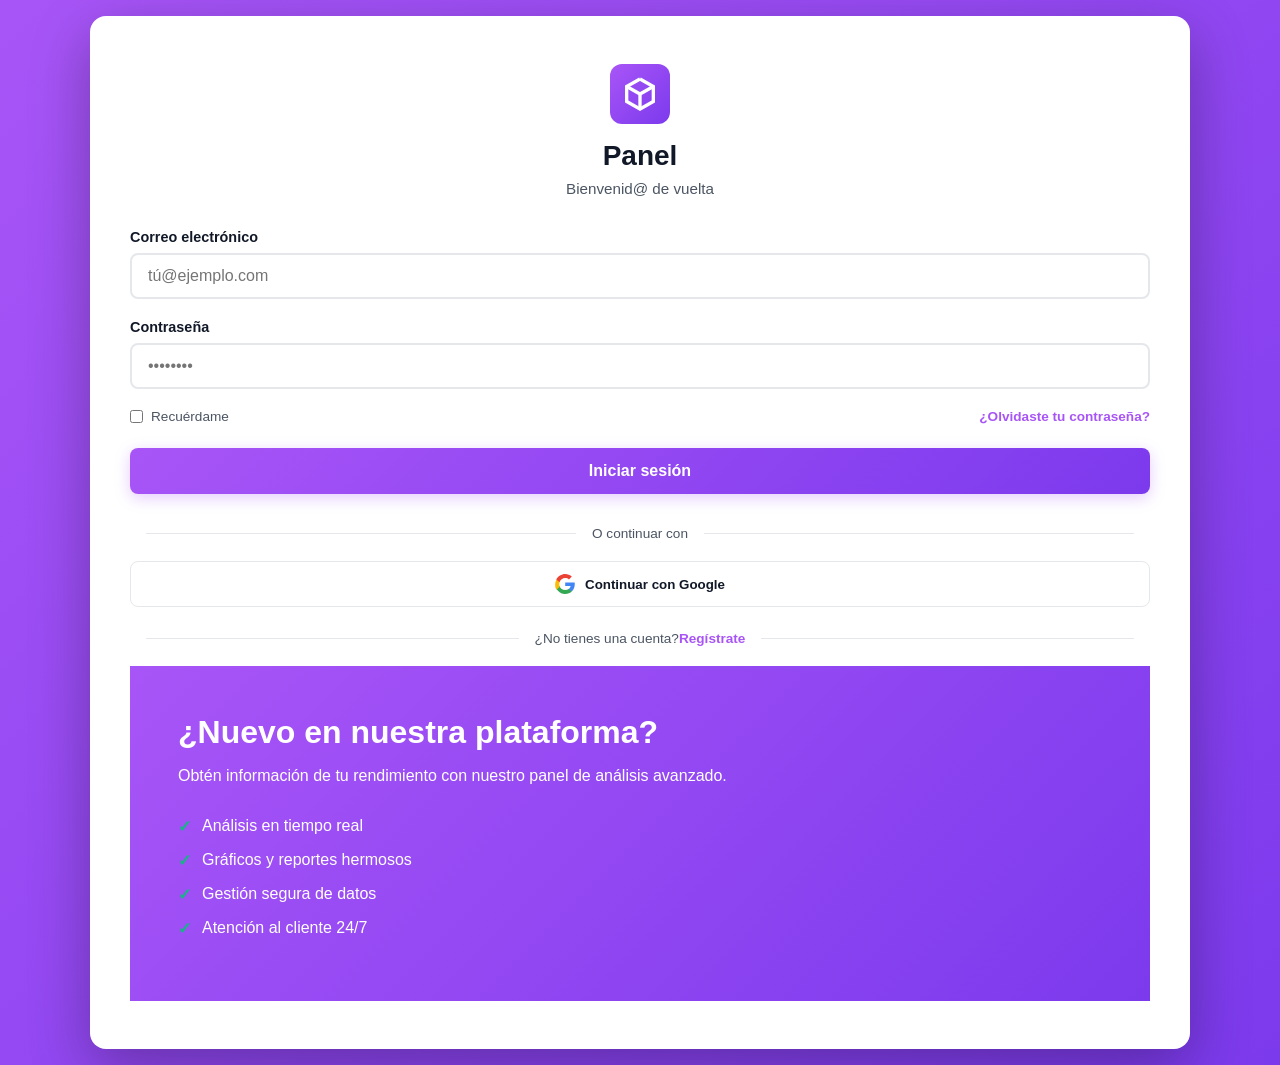
<file: src/login/login.html>
<!DOCTYPE html>
<html lang="en">
<head>
    <meta charset="UTF-8">
    <meta name="viewport" content="width=device-width, initial-scale=1.0">
    <title>Iniciar sesión - Panel</title>
    <link rel="stylesheet" href="styles2.css">
</head>
<body>
    <a href="#mainContent" class="skip-link">Ir al contenido principal</a>
    <div id="mainContent" class="login-container">
        <div class="login-box">
            <!-- Logo Section -->
            <div class="login-header">
                <div class="logo-circle" aria-hidden="true">
                    <svg width="40" height="40" viewBox="0 0 24 24" fill="none" stroke="currentColor" stroke-width="2" aria-hidden="true">
                        <polyline points="12 3 20 7.5 20 16.5 12 21 4 16.5 4 7.5 12 3"></polyline>
                        <line x1="12" y1="12" x2="20" y2="7.5"></line>
                        <line x1="12" y1="12" x2="12" y2="21"></line>
                        <line x1="12" y1="12" x2="4" y2="7.5"></line>
                    </svg>
                </div>
                <h1 id="loginHeading">Panel</h1>
                <p>Bienvenid@ de vuelta</p>
            </div>

            <!-- Login Form -->
            <form class="login-form" id="loginForm" aria-labelledby="loginHeading" autocomplete="on">
                <div class="form-group">
                    <label for="email">Correo electrónico</label>
                    <input 
                        type="email" 
                        id="email" 
                        name="email" 
                        placeholder="tú@ejemplo.com"
                        autocomplete="email"
                        required
                    >
                </div>

                <div class="form-group">
                    <label for="password">Contraseña</label>
                    <input 
                        type="password" 
                        id="password" 
                        name="password" 
                        placeholder="••••••••"
                        autocomplete="current-password"
                        required
                    >
                </div>

                <div class="form-options">
                    <label class="remember-me" for="remember">
                        <input type="checkbox" id="remember" name="remember">
                        <span>Recuérdame</span>
                    </label>
                    <a href="#" class="forgot-password">¿Olvidaste tu contraseña?</a>
                </div>

                <button type="submit" class="login-button" aria-label="Iniciar sesión en tu cuenta">Iniciar sesión</button>
            </form>

            <!-- Social Login -->
            <div class="social-login">
             <p>O continuar con</p>
    <div class="social-buttons">
        <button type="button" class="google-btn" aria-label="Continuar con Google">
            <span class="social-icon" aria-hidden="true">
                <svg width="20" height="20" viewBox="0 0 533.5 544.3" xmlns="http://www.w3.org/2000/svg">
                    <path fill="#4285F4" d="M533.5 278.4c0-17.4-1.6-34.1-4.7-50.4H272v95.2h146.9c-6.3 33.8-25.3 62.5-54 81.7v67h87.4c51.1-47 80.2-116.3 80.2-193.5z"/>
                    <path fill="#34A853" d="M272 544.3c73.6 0 135.4-24.4 180.6-66.3l-87.4-67c-24.3 16.2-55.6 25.8-93.2 25.8-71.7 0-132.5-48.4-154.2-113.4H29.7v71.3c45.6 90.3 139.4 150.6 242.3 150.6z"/>
                    <path fill="#FBBC05" d="M117.8 324.4c-10.7-31.8-10.7-66 0-97.8v-71.3H29.7c-43 85.1-43 186.9 0 272l88.1-71z"/>
                    <path fill="#EA4335" d="M272 107.7c39.6 0 75.1 13.6 103.1 40.2l77.4-77.4C405 24.9 342.8 0 272 0 169.1 0 75.3 60.3 29.7 150.6l88.1 71c21.7-65 82.5-113.4 154.2-113.4z"/>
                </svg>
            </span>
            <span>Continuar con Google</span>
        </button>
    </div>

            <!-- Sign Up Link -->
            <div class="signup-link">
                <p>¿No tienes una cuenta? <a href="#">Regístrate</a></p>
            </div>
        </div>

        <!-- Right Side Decoration -->
        <div class="login-decoration">
            <div class="decoration-content">
                <h2>¿Nuevo en nuestra plataforma?</h2>
                <p>Obtén información de tu rendimiento con nuestro panel de análisis avanzado.</p>
                <ul class="features-list">
                    <li>Análisis en tiempo real</li>
                    <li>Gráficos y reportes hermosos</li>
                    <li>Gestión segura de datos</li>
                    <li>Atención al cliente 24/7</li>
                </ul>
            </div>
        </div>
    </div>

    <script src="login-script.js"></script>
</body>
</html>
</file>
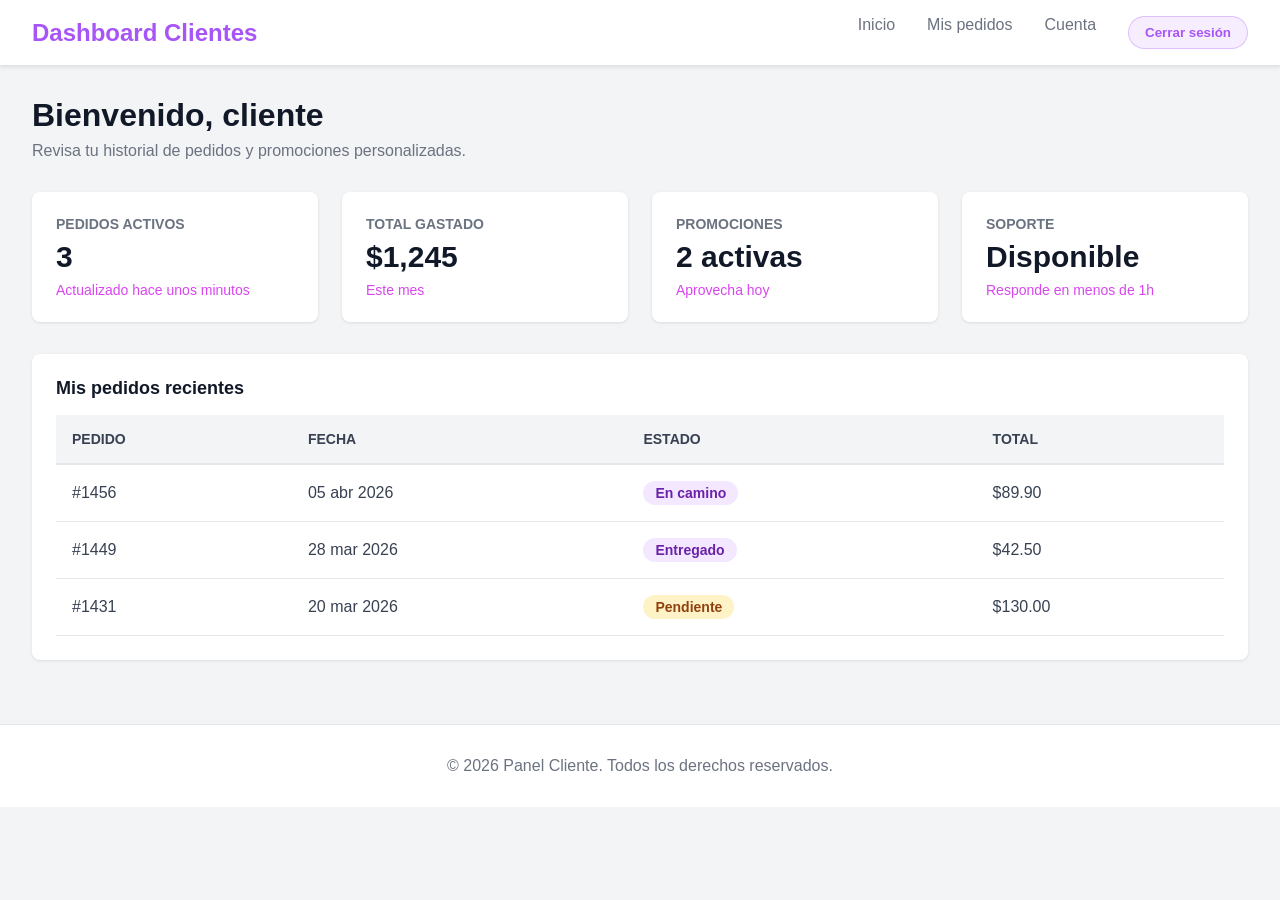
<file: frontend/src/pages/client-dashboard.html>
<!DOCTYPE html>
<html lang="es">
<head>
    <meta charset="UTF-8">
    <meta name="viewport" content="width=device-width, initial-scale=1.0">
    <title>Dashboard Clientes</title>
    <link rel="stylesheet" href="styles.css">
</head>
<body>
    <!-- Header -->
    <header class="header">
        <div class="header-container">
            <div class="logo">Dashboard Clientes</div>
            <div class="header-menu">
                <a href="#" class="nav-link">Inicio</a>
                <a href="#" class="nav-link">Mis pedidos</a>
                <a href="#" class="nav-link">Cuenta</a>
                <button class="logout-btn" type="button" onclick="window.location.href='login/login.html'">Cerrar sesión</button>
            </div>
        </div>
    </header>

    <!-- Main Container -->
    <div class="container">
        <main class="main-content">
            <div class="page-header">
                <h1>Bienvenido, cliente</h1>
                <p>Revisa tu historial de pedidos y promociones personalizadas.</p>
            </div>

            <section class="cards-grid">
                <div class="card">
                    <div class="card-header">Pedidos activos</div>
                    <div class="card-value">3</div>
                    <div class="card-footer">Actualizado hace unos minutos</div>
                </div>
                <div class="card">
                    <div class="card-header">Total gastado</div>
                    <div class="card-value">$1,245</div>
                    <div class="card-footer">Este mes</div>
                </div>
                <div class="card">
                    <div class="card-header">Promociones</div>
                    <div class="card-value">2 activas</div>
                    <div class="card-footer">Aprovecha hoy</div>
                </div>
                <div class="card">
                    <div class="card-header">Soporte</div>
                    <div class="card-value">Disponible</div>
                    <div class="card-footer">Responde en menos de 1h</div>
                </div>
            </section>

            <section class="table-section">
                <h2>Mis pedidos recientes</h2>
                <table class="dashboard-table">
                    <thead>
                        <tr>
                            <th>Pedido</th>
                            <th>Fecha</th>
                            <th>Estado</th>
                            <th>Total</th>
                        </tr>
                    </thead>
                    <tbody>
                        <tr>
                            <td>#1456</td>
                            <td>05 abr 2026</td>
                            <td><span class="badge-success">En camino</span></td>
                            <td>$89.90</td>
                        </tr>
                        <tr>
                            <td>#1449</td>
                            <td>28 mar 2026</td>
                            <td><span class="badge-success">Entregado</span></td>
                            <td>$42.50</td>
                        </tr>
                        <tr>
                            <td>#1431</td>
                            <td>20 mar 2026</td>
                            <td><span class="badge-pending">Pendiente</span></td>
                            <td>$130.00</td>
                        </tr>
                    </tbody>
                </table>
            </section>
        </main>
    </div>

    <footer class="footer">
        <p>&copy; 2026 Panel Cliente. Todos los derechos reservados.</p>
    </footer>
</body>
</html>
</file>
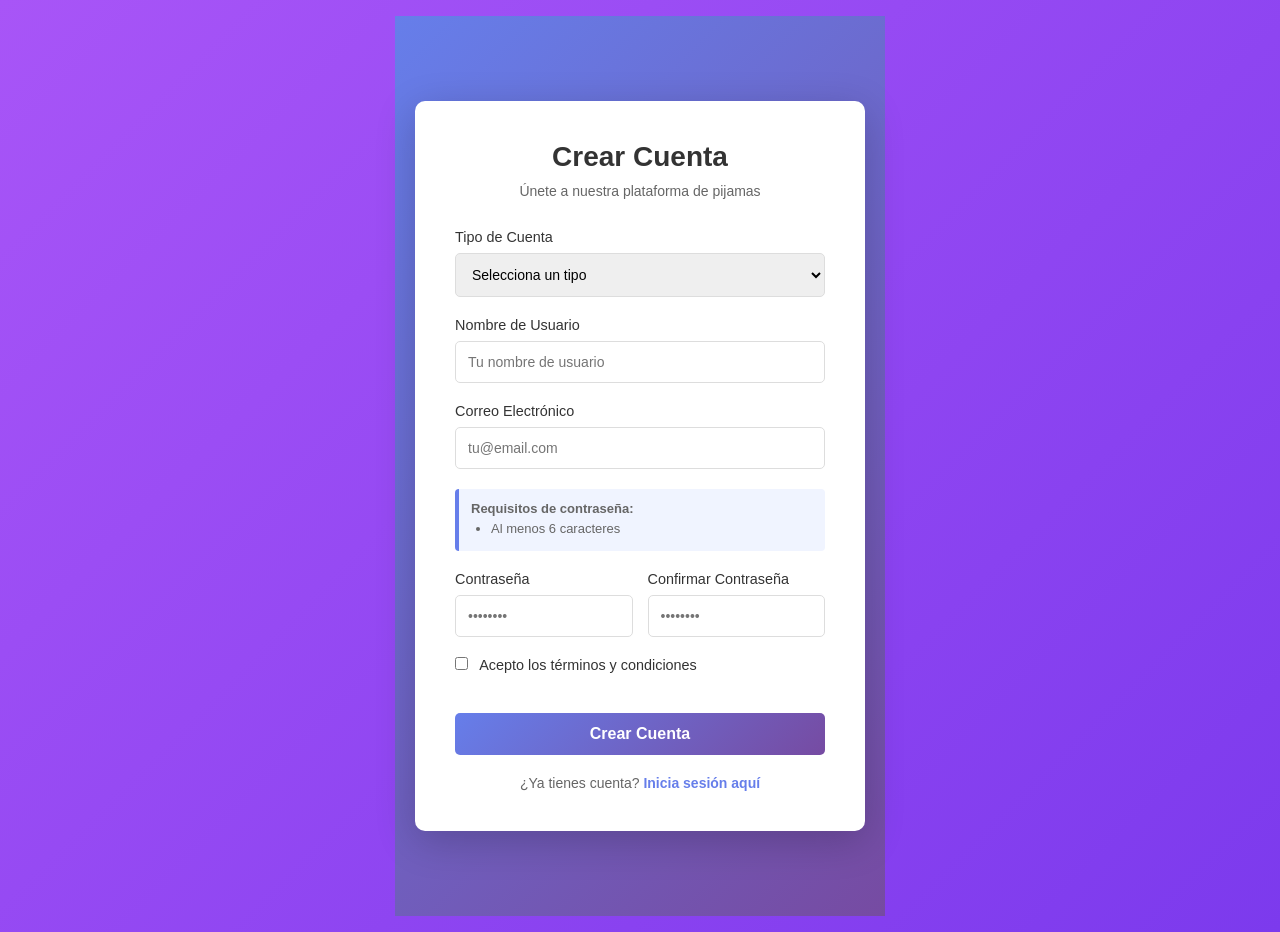
<file: frontend/src/pages/registro.html>
<!DOCTYPE html>
<html lang="es">
<head>
    <meta charset="UTF-8">
    <meta name="viewport" content="width=device-width, initial-scale=1.0">
    <title>Registro - Pijamas</title>
    <link rel="stylesheet" href="../../../styles2.css">
    <style>
        .registro-container {
            min-height: 100vh;
            display: flex;
            align-items: center;
            justify-content: center;
            background: linear-gradient(135deg, #667eea 0%, #764ba2 100%);
            padding: 20px;
        }

        .registro-box {
            background: white;
            border-radius: 10px;
            box-shadow: 0 10px 40px rgba(0, 0, 0, 0.2);
            max-width: 450px;
            width: 100%;
            padding: 40px;
        }

        .registro-header {
            text-align: center;
            margin-bottom: 30px;
        }

        .registro-header h1 {
            font-size: 28px;
            color: #333;
            margin-bottom: 10px;
        }

        .registro-header p {
            color: #666;
            font-size: 14px;
        }

        .form-group {
            margin-bottom: 20px;
        }

        .form-group label {
            display: block;
            margin-bottom: 8px;
            color: #333;
            font-weight: 500;
        }

        .form-group input,
        .form-group select {
            width: 100%;
            padding: 12px;
            border: 1px solid #ddd;
            border-radius: 5px;
            font-size: 14px;
            transition: border-color 0.3s;
            box-sizing: border-box;
        }

        .form-group input:focus,
        .form-group select:focus {
            outline: none;
            border-color: #667eea;
            box-shadow: 0 0 0 3px rgba(102, 126, 234, 0.1);
        }

        .form-row {
            display: grid;
            grid-template-columns: 1fr 1fr;
            gap: 15px;
        }

        .password-info {
            background: #f0f4ff;
            border-left: 4px solid #667eea;
            padding: 12px;
            border-radius: 4px;
            margin-bottom: 20px;
            font-size: 13px;
            color: #666;
        }

        .password-info ul {
            margin: 5px 0 0 20px;
            padding: 0;
        }

        .password-info li {
            margin: 3px 0;
        }

        .error-message {
            color: #e74c3c;
            font-size: 13px;
            margin-top: 5px;
            display: none;
        }

        .error-message.show {
            display: block;
        }

        .success-message {
            background: #d4edda;
            color: #155724;
            padding: 12px;
            border-radius: 5px;
            margin-bottom: 20px;
            display: none;
            border: 1px solid #c3e6cb;
        }

        .success-message.show {
            display: block;
        }

        .registro-button {
            width: 100%;
            padding: 12px;
            background: linear-gradient(135deg, #667eea 0%, #764ba2 100%);
            color: white;
            border: none;
            border-radius: 5px;
            font-size: 16px;
            font-weight: 600;
            cursor: pointer;
            transition: transform 0.2s, box-shadow 0.2s;
            margin-top: 20px;
        }

        .registro-button:hover {
            transform: translateY(-2px);
            box-shadow: 0 5px 20px rgba(102, 126, 234, 0.4);
        }

        .registro-button:disabled {
            opacity: 0.6;
            cursor: not-allowed;
            transform: none;
        }

        .login-link {
            text-align: center;
            margin-top: 20px;
            color: #666;
            font-size: 14px;
        }

        .login-link a {
            color: #667eea;
            text-decoration: none;
            font-weight: 600;
        }

        .login-link a:hover {
            text-decoration: underline;
        }

        .tipo-usuario-info {
            background: #fff3cd;
            border: 1px solid #ffc107;
            padding: 12px;
            border-radius: 5px;
            margin-bottom: 20px;
            font-size: 13px;
            color: #856404;
        }

        @media (max-width: 600px) {
            .registro-box {
                padding: 30px 20px;
            }

            .form-row {
                grid-template-columns: 1fr;
            }

            .registro-header h1 {
                font-size: 24px;
            }
        }

        .checkbox-label {
            display: flex;
            align-items: center;
            cursor: pointer;
            color: #333;
            font-size: 14px;
        }

        .checkbox-label input[type="checkbox"] {
            width: auto;
            margin-right: 8px;
            cursor: pointer;
        }

        .checkbox-label span {
            flex: 1;
        }
    </style>
</head>
<body>
    <div class="registro-container">
        <div class="registro-box">
            <div class="registro-header">
                <h1>Crear Cuenta</h1>
                <p>Únete a nuestra plataforma de pijamas</p>
            </div>

            <div class="success-message" id="successMessage"></div>

            <form id="registroForm">
                <div class="form-group">
                    <label for="tipoUsuario">Tipo de Cuenta</label>
                    <select id="tipoUsuario" name="tipoUsuario" required>
                        <option value="">Selecciona un tipo</option>
                        <option value="cliente">Cliente</option>
                        <option value="vendedor">Vendedor</option>
                    </select>
                    <div class="tipo-usuario-info" id="tipoUsuarioInfo" style="display: none;"></div>
                </div>

                <div class="form-group">
                    <label for="usuario">Nombre de Usuario</label>
                    <input
                        type="text"
                        id="usuario"
                        name="usuario"
                        placeholder="Tu nombre de usuario"
                        required
                    >
                    <div class="error-message" id="errorUsuario"></div>
                </div>

                <div class="form-group">
                    <label for="email">Correo Electrónico</label>
                    <input
                        type="email"
                        id="email"
                        name="email"
                        placeholder="tu@email.com"
                        required
                    >
                    <div class="error-message" id="errorEmail"></div>
                </div>

                <div class="password-info">
                    <strong>Requisitos de contraseña:</strong>
                    <ul>
                        <li id="reqLength">Al menos 6 caracteres</li>
                    </ul>
                </div>

                <div class="form-row">
                    <div class="form-group">
                        <label for="password">Contraseña</label>
                        <input
                            type="password"
                            id="password"
                            name="password"
                            placeholder="••••••••"
                            required
                        >
                        <div class="error-message" id="errorPassword"></div>
                    </div>

                    <div class="form-group">
                        <label for="confirmPassword">Confirmar Contraseña</label>
                        <input
                            type="password"
                            id="confirmPassword"
                            name="confirmPassword"
                            placeholder="••••••••"
                            required
                        >
                        <div class="error-message" id="errorConfirmPassword"></div>
                    </div>
                </div>

                <div class="form-group">
                    <label class="checkbox-label">
                        <input type="checkbox" id="terminos" name="terminos" required>
                        <span>Acepto los términos y condiciones</span>
                    </label>
                    <div class="error-message" id="errorTerminos"></div>
                </div>

                <button type="submit" class="registro-button" id="registroBtn">
                    Crear Cuenta
                </button>
            </form>

            <div class="login-link">
                ¿Ya tienes cuenta? <a href="../../../index.html">Inicia sesión aquí</a>
            </div>
        </div>
    </div>

    <script src="registro.js"></script>
</body>
</html>
</file>
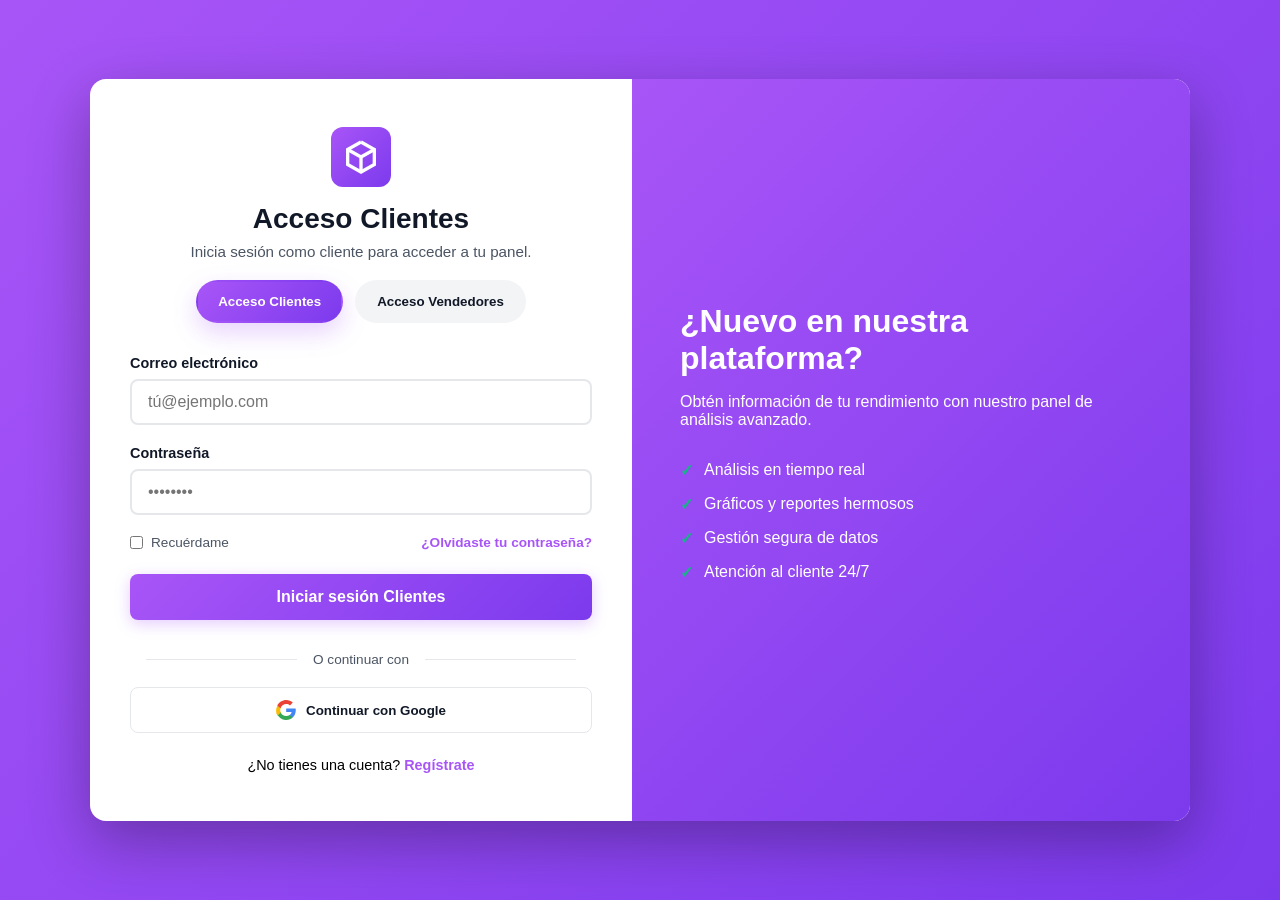
<file: frontend/src/pages/login/login.html>
<!DOCTYPE html>
<html lang="es">
<head>
    <meta charset="UTF-8">
    <meta name="viewport" content="width=device-width, initial-scale=1.0">
    <title>Acceso Clientes / Vendedores</title>
    <link rel="stylesheet" href="styles2.css">
</head>
<body>
    <a href="#mainContent" class="skip-link">Ir al contenido principal</a>
    <div id="mainContent" class="login-container">
        <div class="login-box">
            <div class="login-header">
                <div class="logo-circle" aria-hidden="true">
                    <svg width="40" height="40" viewBox="0 0 24 24" fill="none" stroke="currentColor" stroke-width="2" aria-hidden="true">
                        <polyline points="12 3 20 7.5 20 16.5 12 21 4 16.5 4 7.5 12 3"></polyline>
                        <line x1="12" y1="12" x2="20" y2="7.5"></line>
                        <line x1="12" y1="12" x2="12" y2="21"></line>
                        <line x1="12" y1="12" x2="4" y2="7.5"></line>
                    </svg>
                </div>
                <h1 id="loginHeading">Acceso Clientes</h1>
                <p id="roleDescription">Inicia sesión como cliente para acceder a tu panel.</p>
                <div class="access-toggle" role="tablist" aria-label="Seleccionar tipo de acceso">
                    <button type="button" class="access-button active" data-access="clientes">Acceso Clientes</button>
                    <button type="button" class="access-button" data-access="vendedores">Acceso Vendedores</button>
                </div>
            </div>

            <form class="login-form" id="loginForm" aria-labelledby="loginHeading" autocomplete="on">
                <div class="form-group">
                    <label for="email">Correo electrónico</label>
                    <input
                        type="email"
                        id="email"
                        name="email"
                        placeholder="tú@ejemplo.com"
                        autocomplete="email"
                        required
                    >
                </div>

                <div class="form-group">
                    <label for="password">Contraseña</label>
                    <input
                        type="password"
                        id="password"
                        name="password"
                        placeholder="••••••••"
                        autocomplete="current-password"
                        required
                    >
                </div>

                <div class="form-options">
                    <label class="remember-me" for="remember">
                        <input type="checkbox" id="remember" name="remember">
                        <span>Recuérdame</span>
                    </label>
                    <a href="#" class="forgot-password">¿Olvidaste tu contraseña?</a>
                </div>

                <button type="submit" class="login-button" aria-label="Iniciar sesión Clientes">Iniciar sesión Clientes</button>
            </form>

            <div class="social-login">
                <p>O continuar con</p>
                <div class="social-buttons">
                    <button type="button" class="google-btn" aria-label="Continuar con Google">
                        <span class="social-icon" aria-hidden="true">
                            <svg width="20" height="20" viewBox="0 0 533.5 544.3" xmlns="http://www.w3.org/2000/svg">
                                <path fill="#4285F4" d="M533.5 278.4c0-17.4-1.6-34.1-4.7-50.4H272v95.2h146.9c-6.3 33.8-25.3 62.5-54 81.7v67h87.4c51.1-47 80.2-116.3 80.2-193.5z"/>
                                <path fill="#34A853" d="M272 544.3c73.6 0 135.4-24.4 180.6-66.3l-87.4-67c-24.3 16.2-55.6 25.8-93.2 25.8-71.7 0-132.5-48.4-154.2-113.4H29.7v71.3c45.6 90.3 139.4 150.6 242.3 150.6z"/>
                                <path fill="#FBBC05" d="M117.8 324.4c-10.7-31.8-10.7-66 0-97.8v-71.3H29.7c-43 85.1-43 186.9 0 272l88.1-71z"/>
                                <path fill="#EA4335" d="M272 107.7c39.6 0 75.1 13.6 103.1 40.2l77.4-77.4C405 24.9 342.8 0 272 0 169.1 0 75.3 60.3 29.7 150.6l88.1 71c21.7-65 82.5-113.4 154.2-113.4z"/>
                            </svg>
                        </span>
                        <span>Continuar con Google</span>
                    </button>
                </div>
            </div>

            <div class="signup-link">
                <p>¿No tienes una cuenta? <a href="#">Regístrate</a></p>
            </div>
        </div>

        <div class="login-decoration">
            <div class="decoration-content">
                <h2>¿Nuevo en nuestra plataforma?</h2>
                <p>Obtén información de tu rendimiento con nuestro panel de análisis avanzado.</p>
                <ul class="features-list">
                    <li>Análisis en tiempo real</li>
                    <li>Gráficos y reportes hermosos</li>
                    <li>Gestión segura de datos</li>
                    <li>Atención al cliente 24/7</li>
                </ul>
            </div>
        </div>
    </div>

    <script src="login-script.js"></script>
</body>
</html>
</file>
<file: src/login/styles2.css>
/* 1. Reset y Variables */
* {
    margin: 0;
    padding: 0;
    box-sizing: border-box;
}

:root {
    --primary-color: #a855f7;
    --primary-dark: #9333ea;
    --gray-100: #f3f4f6;
    --gray-200: #e5e7eb;
    --gray-600: #4b5563;
    --gray-900: #111827;
    --white: #ffffff;
    --transition: all 0.3s ease;
}

/* 2. Estilos Base */
body {
    font-family: 'Segoe UI', Tahoma, Geneva, Verdana, sans-serif;
    background: linear-gradient(135deg, #a855f7 0%, #7c3aed 100%);
    min-height: 100vh;
    display: flex;
    align-items: center;
    justify-content: center;
    padding: 1rem;
}

/* 3. Contenedor Principal */
.login-container {
    display: flex;
    width: 100%;
    max-width: 1100px;
    min-height: 600px;
    background: white;
    border-radius: 16px;
    box-shadow: 0 20px 60px rgba(0, 0, 0, 0.3);
    overflow: hidden;
}

/* 4. Caja de Login (Lado Izquierdo) */
.login-box {
    flex: 1;
    padding: 3rem 2.5rem;
    display: flex;
    flex-direction: column;
    justify-content: center;
}

.login-header {
    text-align: center;
    margin-bottom: 2rem;
}

.logo-circle {
    width: 60px;
    height: 60px;
    background: linear-gradient(135deg, #a855f7, #7c3aed);
    border-radius: 12px;
    display: flex;
    align-items: center;
    justify-content: center;
    margin: 0 auto 1rem;
    color: white;
}

.login-header h1 {
    font-size: 1.75rem;
    color: var(--gray-900);
    margin-bottom: 0.5rem;
    font-weight: 700;
}

.login-header p {
    color: var(--gray-600);
    font-size: 0.95rem;
}

/* 5. Formulario */
.form-group {
    margin-bottom: 1.25rem;
}

.form-group label {
    display: block;
    font-weight: 600;
    color: var(--gray-900);
    margin-bottom: 0.5rem;
    font-size: 0.9rem;
}

.form-group input {
    width: 100%;
    padding: 0.75rem 1rem;
    border: 2px solid var(--gray-200);
    border-radius: 8px;
    font-size: 1rem;
    transition: var(--transition);
}

.form-group input:focus {
    outline: none;
    border-color: var(--primary-color);
    box-shadow: 0 0 0 3px rgba(168, 85, 247, 0.15);
}

.form-options {
    display: flex;
    justify-content: space-between;
    align-items: center;
    margin-bottom: 1.5rem;
    font-size: 0.85rem;
}

.remember-me {
    display: flex;
    align-items: center;
    cursor: pointer;
    color: var(--gray-600);
}

.remember-me input {
    margin-right: 0.5rem;
    accent-color: var(--primary-color);
}

.forgot-password {
    color: var(--primary-color);
    text-decoration: none;
    font-weight: 600;
}

/* 6. Botones Principales */
.login-button {
    width: 100%;
    padding: 0.875rem;
    background: linear-gradient(135deg, #a855f7, #7c3aed);
    color: white;
    border: none;
    border-radius: 8px;
    font-size: 1rem;
    font-weight: 700;
    cursor: pointer;
    transition: var(--transition);
    box-shadow: 0 4px 15px rgba(168, 85, 247, 0.3);
}

.login-button:hover {
    transform: translateY(-2px);
    box-shadow: 0 6px 20px rgba(168, 85, 247, 0.4);
}

/* 7. Estilo Renovado del Botón de Google */
.social-login {
    margin-top: 2rem;
    text-align: center;
}

.social-login p {
    font-size: 0.85rem;
    color: var(--gray-600);
    margin-bottom: 1.25rem;
    display: flex;
    align-items: center;
}

.social-login p::before,
.social-login p::after {
    content: "";
    flex: 1;
    height: 1px;
    background: var(--gray-200);
    margin: 0 1rem;
}

.google-btn {
    width: 100%;
    display: flex;
    align-items: center;
    justify-content: center;
    gap: 10px;
    background: var(--white);
    border: 1px solid var(--gray-200);
    border-radius: 8px;
    padding: 0.75rem;
    color: var(--gray-900);
    font-weight: 600;
    cursor: pointer;
    transition: var(--transition);
}

.google-btn:hover {
    background: var(--gray-100);
    border-color: #d1d5db;
    transform: translateY(-1px);
    box-shadow: 0 4px 12px rgba(0,0,0,0.05);
}

.google-btn svg {
    display: block;
}

/* 8. Enlace de Registro */
.signup-link {
    margin-top: 1.5rem;
    text-align: center;
    font-size: 0.9rem;
}

.signup-link a {
    color: var(--primary-color);
    text-decoration: none;
    font-weight: 700;
}

/* 9. Decoración (Lado Derecho) */
.login-decoration {
    flex: 1;
    background: linear-gradient(135deg, #a855f7, #7c3aed);
    color: white;
    display: flex;
    align-items: center;
    padding: 3rem;
}

.decoration-content h2 {
    font-size: 2rem;
    margin-bottom: 1rem;
}

.features-list {
    list-style: none;
    margin-top: 2rem;
}

.features-list li {
    margin-bottom: 1rem;
    padding-left: 1.5rem;
    position: relative;
}

.features-list li::before {
    content: "✓";
    position: absolute;
    left: 0;
    color: #10b981;
    font-weight: bold;
}

/* 10. Accesibilidad y Animaciones */
.skip-link {
    position: absolute;
    top: -100px;
    left: 0;
    background: white;
    padding: 1rem;
    z-index: 100;
}

.skip-link:focus { top: 0; }

@keyframes spin {
    to { transform: rotate(360deg); }
}

.login-button.loading::after {
    content: '';
    display: inline-block;
    width: 1rem;
    height: 1rem;
    border: 2px solid rgba(255,255,255,0.3);
    border-top-color: white;
    border-radius: 50%;
    margin-left: 0.5rem;
    animation: spin 0.8s linear infinite;
}

/* 11. Responsive */
@media (max-width: 850px) {
    .login-container { flex-direction: column; max-width: 500px; height: auto; }
    .login-decoration { display: none; }
    .login-box { padding: 2rem; }
}
</file>
<file: frontend/src/pages/styles.css>
* {
    margin: 0;
    padding: 0;
    box-sizing: border-box;
}

:root {
    --primary-color: #a855f7;
    --secondary-color: #d946ef;
    --danger-color: #ef4444;
    --warning-color: #f59e0b;
    --gray-100: #f3f4f6;
    --gray-200: #e5e7eb;
    --gray-700: #374151;
    --gray-900: #111827;
    --transition: all 0.3s ease;
}

body {
    font-family: 'Segoe UI', Tahoma, Geneva, Verdana, sans-serif;
    background-color: var(--gray-100);
    color: #374151;
}

.logout-btn {
    background: rgba(168, 85, 247, 0.1);
    border: 1px solid rgba(168, 85, 247, 0.3);
    color: var(--primary-color);
    border-radius: 999px;
    padding: 0.5rem 1rem;
    font-weight: 600;
    cursor: pointer;
    transition: var(--transition);
}

.logout-btn:hover {
    background: rgba(168, 85, 247, 0.18);
}

#toast-container {
    position: fixed;
    bottom: 1.5rem;
    right: 1.5rem;
    display: flex;
    flex-direction: column;
    gap: 0.5rem;
    z-index: 1100;
    pointer-events: none;
}

.toast {
    background: rgba(17, 24, 39, 0.92);
    color: white;
    padding: 0.75rem 1rem;
    border-radius: 12px;
    box-shadow: 0 12px 25px rgba(0, 0, 0, 0.25);
    opacity: 1;
    transform: translateY(0);
    transition: opacity 0.25s ease, transform 0.25s ease;
    pointer-events: auto;
}

.toast.fade-out {
    opacity: 0;
    transform: translateY(10px);
}

/* Header Styling */
.header {
    background-color: white;
    box-shadow: 0 2px 4px rgba(0, 0, 0, 0.1);
    position: sticky;
    top: 0;
    z-index: 100;
}

.header-container {
    max-width: 1400px;
    margin: 0 auto;
    padding: 1rem 2rem;
    display: flex;
    justify-content: space-between;
    align-items: center;
}

.logo {
    font-size: 1.5rem;
    font-weight: 700;
    color: var(--primary-color);
}

.header-menu {
    display: flex;
    gap: 2rem;
}

.nav-link {
    text-decoration: none;
    color: #6b7280;
    transition: var(--transition);
    font-weight: 500;
}

.nav-link:hover {
    color: var(--primary-color);
}

/* Main Container */
.container {
    display: flex;
    max-width: 1400px;
    margin: 0 auto;
    gap: 2rem;
    padding: 2rem;
}

/* Sidebar */
.sidebar {
    width: 250px;
    background-color: white;
    border-radius: 8px;
    padding: 1.5rem;
    height: fit-content;
    box-shadow: 0 1px 3px rgba(0, 0, 0, 0.1);
    position: sticky;
    top: 100px;
}

.sidebar-nav ul {
    list-style: none;
}

.sidebar-nav li {
    margin: 0.5rem 0;
}

.sidebar-nav a {
    display: block;
    padding: 0.75rem 1rem;
    text-decoration: none;
    color: #6b7280;
    border-radius: 6px;
    transition: var(--transition);
}

.sidebar-nav a:hover,
.sidebar-nav a.active {
    background-color: var(--gray-100);
    color: var(--primary-color);
    font-weight: 600;
}

/* Main Content */
.main-content {
    flex: 1;
}

.page-header {
    margin-bottom: 2rem;
}

.page-header h1 {
    font-size: 2rem;
    color: var(--gray-900);
    margin-bottom: 0.5rem;
}

.page-header p {
    color: #6b7280;
    font-size: 1rem;
}

/* Cards Grid */
.cards-grid {
    display: grid;
    grid-template-columns: repeat(auto-fit, minmax(250px, 1fr));
    gap: 1.5rem;
    margin-bottom: 2rem;
}

.card {
    background-color: white;
    border-radius: 8px;
    padding: 1.5rem;
    box-shadow: 0 1px 3px rgba(0, 0, 0, 0.1);
    transition: var(--transition);
}

.card:hover {
    box-shadow: 0 4px 12px rgba(0, 0, 0, 0.15);
    transform: translateY(-2px);
}

.card-header {
    font-size: 0.875rem;
    color: #6b7280;
    font-weight: 600;
    margin-bottom: 0.5rem;
    text-transform: uppercase;
}

.card-value {
    font-size: 1.875rem;
    font-weight: 700;
    color: var(--gray-900);
    margin-bottom: 0.5rem;
}

.card-footer {
    font-size: 0.875rem;
    color: var(--secondary-color);
}

/* Charts Section */
.charts-section {
    display: grid;
    grid-template-columns: repeat(auto-fit, minmax(300px, 1fr));
    gap: 1.5rem;
    margin-bottom: 2rem;
}

.chart-container {
    background-color: white;
    border-radius: 8px;
    padding: 1.5rem;
    box-shadow: 0 1px 3px rgba(0, 0, 0, 0.1);
}

.chart-container h2 {
    font-size: 1.125rem;
    color: var(--gray-900);
    margin-bottom: 1rem;
}

.placeholder {
    background-color: #f3f4f6;
    border: 2px dashed #d1d5db;
    border-radius: 6px;
    padding: 3rem;
    text-align: center;
    color: #9ca3af;
}

/* Table Section */
.table-section {
    background-color: white;
    border-radius: 8px;
    padding: 1.5rem;
    box-shadow: 0 1px 3px rgba(0, 0, 0, 0.1);
    overflow-x: auto;
}

.table-section h2 {
    font-size: 1.125rem;
    color: var(--gray-900);
    margin-bottom: 1rem;
}

.dashboard-table {
    width: 100%;
    border-collapse: collapse;
}

.dashboard-table thead {
    background-color: #f3f4f6;
    border-bottom: 2px solid #e5e7eb;
}

.dashboard-table th {
    padding: 1rem;
    text-align: left;
    font-weight: 600;
    color: #374151;
    font-size: 0.875rem;
    text-transform: uppercase;
}

.dashboard-table td {
    padding: 1rem;
    border-bottom: 1px solid #e5e7eb;
    color: #374151;
}

.dashboard-table tbody tr:hover {
    background-color: #f9fafb;
}

/* Badges */
.badge-success {
    display: inline-block;
    padding: 0.25rem 0.75rem;
    background-color: #f3e8ff;
    color: #6b21a8;
    border-radius: 9999px;
    font-size: 0.875rem;
    font-weight: 600;
}

.badge-pending {
    display: inline-block;
    padding: 0.25rem 0.75rem;
    background-color: #fef3c7;
    color: #92400e;
    border-radius: 9999px;
    font-size: 0.875rem;
    font-weight: 600;
}

/* Footer */
.footer {
    background-color: white;
    padding: 2rem;
    text-align: center;
    border-top: 1px solid #e5e7eb;
    color: #6b7280;
    margin-top: 2rem;
}

/* Responsive Design */
@media (max-width: 768px) {
    .container {
        flex-direction: column;
        gap: 1rem;
        padding: 1rem;
    }

    .sidebar {
        width: 100%;
        position: static;
    }

    .cards-grid {
        grid-template-columns: 1fr;
    }

    .charts-section {
        grid-template-columns: 1fr;
    }

    .header-container {
        flex-direction: column;
        gap: 1rem;
        text-align: center;
    }

    .header-menu {
        flex-direction: column;
        gap: 1rem;
    }

    .page-header h1 {
        font-size: 1.5rem;
    }
}

@media (max-width: 480px) {
    .dashboard-table {
        font-size: 0.875rem;
    }

    .dashboard-table th,
    .dashboard-table td {
        padding: 0.5rem;
    }

    .card-value {
        font-size: 1.5rem;
    }
}
</file>
<file: styles2.css>
/* 1. Reset y Variables */
* {
    margin: 0;
    padding: 0;
    box-sizing: border-box;
}

:root {
    --primary-color: #a855f7;
    --primary-dark: #9333ea;
    --gray-100: #f3f4f6;
    --gray-200: #e5e7eb;
    --gray-600: #4b5563;
    --gray-900: #111827;
    --white: #ffffff;
    --transition: all 0.3s ease;
}

/* 2. Estilos Base */
body {
    font-family: 'Segoe UI', Tahoma, Geneva, Verdana, sans-serif;
    background: linear-gradient(135deg, #a855f7 0%, #7c3aed 100%);
    min-height: 100vh;
    display: flex;
    align-items: center;
    justify-content: center;
    padding: 1rem;
}

/* 3. Contenedor Principal */
.login-container {
    display: flex;
    width: 100%;
    max-width: 1100px;
    min-height: 600px;
    background: white;
    border-radius: 16px;
    box-shadow: 0 20px 60px rgba(0, 0, 0, 0.3);
    overflow: hidden;
}

/* 4. Caja de Login (Lado Izquierdo) */
.login-box {
    flex: 1;
    padding: 3rem 2.5rem;
    display: flex;
    flex-direction: column;
    justify-content: center;
}

.login-header {
    text-align: center;
    margin-bottom: 2rem;
}

.logo-circle {
    width: 60px;
    height: 60px;
    background: linear-gradient(135deg, #a855f7, #7c3aed);
    border-radius: 12px;
    display: flex;
    align-items: center;
    justify-content: center;
    margin: 0 auto 1rem;
    color: white;
}

.login-header h1 {
    font-size: 1.75rem;
    color: var(--gray-900);
    margin-bottom: 0.5rem;
    font-weight: 700;
}

.login-header p {
    color: var(--gray-600);
    font-size: 0.95rem;
}

.access-toggle {
    display: flex;
    gap: 0.75rem;
    justify-content: center;
    flex-wrap: wrap;
    margin-top: 1.25rem;
}

.access-button {
    padding: 0.75rem 1.25rem;
    border: 2px solid transparent;
    border-radius: 999px;
    background: var(--gray-100);
    color: var(--gray-900);
    font-weight: 700;
    cursor: pointer;
    transition: var(--transition);
}

.access-button:hover {
    background: var(--gray-200);
}

.access-button.active {
    background: linear-gradient(135deg, #a855f7, #7c3aed);
    color: white;
    border-color: transparent;
    box-shadow: 0 10px 25px rgba(168, 85, 247, 0.25);
}

/* 5. Formulario */
.form-group {
    margin-bottom: 1.25rem;
}

.form-group label {
    display: block;
    font-weight: 600;
    color: var(--gray-900);
    margin-bottom: 0.5rem;
    font-size: 0.9rem;
}

.form-group input {
    width: 100%;
    padding: 0.75rem 1rem;
    border: 2px solid var(--gray-200);
    border-radius: 8px;
    font-size: 1rem;
    transition: var(--transition);
}

.form-group input:focus {
    outline: none;
    border-color: var(--primary-color);
    box-shadow: 0 0 0 3px rgba(168, 85, 247, 0.15);
}

.form-options {
    display: flex;
    justify-content: space-between;
    align-items: center;
    margin-bottom: 1.5rem;
    font-size: 0.85rem;
}

.remember-me {
    display: flex;
    align-items: center;
    cursor: pointer;
    color: var(--gray-600);
}

.remember-me input {
    margin-right: 0.5rem;
    accent-color: var(--primary-color);
}

.forgot-password {
    color: var(--primary-color);
    text-decoration: none;
    font-weight: 600;
}

/* 6. Botones Principales */
.login-button {
    width: 100%;
    padding: 0.875rem;
    background: linear-gradient(135deg, #a855f7, #7c3aed);
    color: white;
    border: none;
    border-radius: 8px;
    font-size: 1rem;
    font-weight: 700;
    cursor: pointer;
    transition: var(--transition);
    box-shadow: 0 4px 15px rgba(168, 85, 247, 0.3);
}

.login-button:hover {
    transform: translateY(-2px);
    box-shadow: 0 6px 20px rgba(168, 85, 247, 0.4);
}

/* 7. Estilo Renovado del Botón de Google */
.social-login {
    margin-top: 2rem;
    text-align: center;
}

.social-login p {
    font-size: 0.85rem;
    color: var(--gray-600);
    margin-bottom: 1.25rem;
    display: flex;
    align-items: center;
}

.social-login p::before,
.social-login p::after {
    content: "";
    flex: 1;
    height: 1px;
    background: var(--gray-200);
    margin: 0 1rem;
}

.google-btn {
    width: 100%;
    display: flex;
    align-items: center;
    justify-content: center;
    gap: 10px;
    background: var(--white);
    border: 1px solid var(--gray-200);
    border-radius: 8px;
    padding: 0.75rem;
    color: var(--gray-900);
    font-weight: 600;
    cursor: pointer;
    transition: var(--transition);
}

.google-btn:hover {
    background: var(--gray-100);
    border-color: #d1d5db;
    transform: translateY(-1px);
    box-shadow: 0 4px 12px rgba(0,0,0,0.05);
}

.google-btn svg {
    display: block;
}

/* 8. Enlace de Registro */
.signup-link {
    margin-top: 1.5rem;
    text-align: center;
    font-size: 0.9rem;
}

.signup-link a {
    color: var(--primary-color);
    text-decoration: none;
    font-weight: 700;
}

/* 9. Decoración (Lado Derecho) */
.login-decoration {
    flex: 1;
    background: linear-gradient(135deg, #a855f7, #7c3aed);
    color: white;
    display: flex;
    align-items: center;
    padding: 3rem;
}

.decoration-content h2 {
    font-size: 2rem;
    margin-bottom: 1rem;
}

.features-list {
    list-style: none;
    margin-top: 2rem;
}

.features-list li {
    margin-bottom: 1rem;
    padding-left: 1.5rem;
    position: relative;
}

.features-list li::before {
    content: "✓";
    position: absolute;
    left: 0;
    color: #10b981;
    font-weight: bold;
}

/* 10. Accesibilidad y Animaciones */
.skip-link {
    position: absolute;
    top: -100px;
    left: 0;
    background: white;
    padding: 1rem;
    z-index: 100;
}

.skip-link:focus { top: 0; }

@keyframes spin {
    to { transform: rotate(360deg); }
}

.login-button.loading::after {
    content: '';
    display: inline-block;
    width: 1rem;
    height: 1rem;
    border: 2px solid rgba(255,255,255,0.3);
    border-top-color: white;
    border-radius: 50%;
    margin-left: 0.5rem;
    animation: spin 0.8s linear infinite;
}

/* 11. Responsive */
@media (max-width: 850px) {
    .login-container { flex-direction: column; max-width: 500px; height: auto; }
    .login-decoration { display: none; }
    .login-box { padding: 2rem; }
}
</file>
<file: frontend/src/pages/login/styles2.css>
/* 1. Reset y Variables */
* {
    margin: 0;
    padding: 0;
    box-sizing: border-box;
}

:root {
    --primary-color: #a855f7;
    --primary-dark: #9333ea;
    --gray-100: #f3f4f6;
    --gray-200: #e5e7eb;
    --gray-600: #4b5563;
    --gray-900: #111827;
    --white: #ffffff;
    --transition: all 0.3s ease;
}

/* 2. Estilos Base */
body {
    font-family: 'Segoe UI', Tahoma, Geneva, Verdana, sans-serif;
    background: linear-gradient(135deg, #a855f7 0%, #7c3aed 100%);
    min-height: 100vh;
    display: flex;
    align-items: center;
    justify-content: center;
    padding: 1rem;
}

/* 3. Contenedor Principal */
.login-container {
    display: flex;
    width: 100%;
    max-width: 1100px;
    min-height: 600px;
    background: white;
    border-radius: 16px;
    box-shadow: 0 20px 60px rgba(0, 0, 0, 0.3);
    overflow: hidden;
}

/* 4. Caja de Login (Lado Izquierdo) */
.login-box {
    flex: 1;
    padding: 3rem 2.5rem;
    display: flex;
    flex-direction: column;
    justify-content: center;
}

.login-header {
    text-align: center;
    margin-bottom: 2rem;
}

.logo-circle {
    width: 60px;
    height: 60px;
    background: linear-gradient(135deg, #a855f7, #7c3aed);
    border-radius: 12px;
    display: flex;
    align-items: center;
    justify-content: center;
    margin: 0 auto 1rem;
    color: white;
}

.login-header h1 {
    font-size: 1.75rem;
    color: var(--gray-900);
    margin-bottom: 0.5rem;
    font-weight: 700;
}

.login-header p {
    color: var(--gray-600);
    font-size: 0.95rem;
}

.access-toggle {
    display: flex;
    gap: 0.75rem;
    justify-content: center;
    flex-wrap: wrap;
    margin-top: 1.25rem;
}

.access-button {
    padding: 0.75rem 1.25rem;
    border: 2px solid transparent;
    border-radius: 999px;
    background: var(--gray-100);
    color: var(--gray-900);
    font-weight: 700;
    cursor: pointer;
    transition: var(--transition);
}

.access-button:hover {
    background: var(--gray-200);
}

.access-button.active {
    background: linear-gradient(135deg, #a855f7, #7c3aed);
    color: white;
    border-color: transparent;
    box-shadow: 0 10px 25px rgba(168, 85, 247, 0.25);
}

/* 5. Formulario */
.form-group {
    margin-bottom: 1.25rem;
}

.form-group label {
    display: block;
    font-weight: 600;
    color: var(--gray-900);
    margin-bottom: 0.5rem;
    font-size: 0.9rem;
}

.form-group input {
    width: 100%;
    padding: 0.75rem 1rem;
    border: 2px solid var(--gray-200);
    border-radius: 8px;
    font-size: 1rem;
    transition: var(--transition);
}

.form-group input:focus {
    outline: none;
    border-color: var(--primary-color);
    box-shadow: 0 0 0 3px rgba(168, 85, 247, 0.15);
}

.form-options {
    display: flex;
    justify-content: space-between;
    align-items: center;
    margin-bottom: 1.5rem;
    font-size: 0.85rem;
}

.remember-me {
    display: flex;
    align-items: center;
    cursor: pointer;
    color: var(--gray-600);
}

.remember-me input {
    margin-right: 0.5rem;
    accent-color: var(--primary-color);
}

.forgot-password {
    color: var(--primary-color);
    text-decoration: none;
    font-weight: 600;
}

/* 6. Botones Principales */
.login-button {
    width: 100%;
    padding: 0.875rem;
    background: linear-gradient(135deg, #a855f7, #7c3aed);
    color: white;
    border: none;
    border-radius: 8px;
    font-size: 1rem;
    font-weight: 700;
    cursor: pointer;
    transition: var(--transition);
    box-shadow: 0 4px 15px rgba(168, 85, 247, 0.3);
}

.login-button:hover {
    transform: translateY(-2px);
    box-shadow: 0 6px 20px rgba(168, 85, 247, 0.4);
}

/* 7. Estilo Renovado del Botón de Google */
.social-login {
    margin-top: 2rem;
    text-align: center;
}

.social-login p {
    font-size: 0.85rem;
    color: var(--gray-600);
    margin-bottom: 1.25rem;
    display: flex;
    align-items: center;
}

.social-login p::before,
.social-login p::after {
    content: "";
    flex: 1;
    height: 1px;
    background: var(--gray-200);
    margin: 0 1rem;
}

.google-btn {
    width: 100%;
    display: flex;
    align-items: center;
    justify-content: center;
    gap: 10px;
    background: var(--white);
    border: 1px solid var(--gray-200);
    border-radius: 8px;
    padding: 0.75rem;
    color: var(--gray-900);
    font-weight: 600;
    cursor: pointer;
    transition: var(--transition);
}

.google-btn:hover {
    background: var(--gray-100);
    border-color: #d1d5db;
    transform: translateY(-1px);
    box-shadow: 0 4px 12px rgba(0,0,0,0.05);
}

.google-btn svg {
    display: block;
}

/* 8. Enlace de Registro */
.signup-link {
    margin-top: 1.5rem;
    text-align: center;
    font-size: 0.9rem;
}

.signup-link a {
    color: var(--primary-color);
    text-decoration: none;
    font-weight: 700;
}

/* 9. Decoración (Lado Derecho) */
.login-decoration {
    flex: 1;
    background: linear-gradient(135deg, #a855f7, #7c3aed);
    color: white;
    display: flex;
    align-items: center;
    padding: 3rem;
}

.decoration-content h2 {
    font-size: 2rem;
    margin-bottom: 1rem;
}

.features-list {
    list-style: none;
    margin-top: 2rem;
}

.features-list li {
    margin-bottom: 1rem;
    padding-left: 1.5rem;
    position: relative;
}

.features-list li::before {
    content: "✓";
    position: absolute;
    left: 0;
    color: #10b981;
    font-weight: bold;
}

/* 10. Accesibilidad y Animaciones */
.skip-link {
    position: absolute;
    top: -100px;
    left: 0;
    background: white;
    padding: 1rem;
    z-index: 100;
}

.skip-link:focus { top: 0; }

@keyframes spin {
    to { transform: rotate(360deg); }
}

.login-button.loading::after {
    content: '';
    display: inline-block;
    width: 1rem;
    height: 1rem;
    border: 2px solid rgba(255,255,255,0.3);
    border-top-color: white;
    border-radius: 50%;
    margin-left: 0.5rem;
    animation: spin 0.8s linear infinite;
}

/* 11. Responsive */
@media (max-width: 850px) {
    .login-container { flex-direction: column; max-width: 500px; height: auto; }
    .login-decoration { display: none; }
    .login-box { padding: 2rem; }
}
</file>
